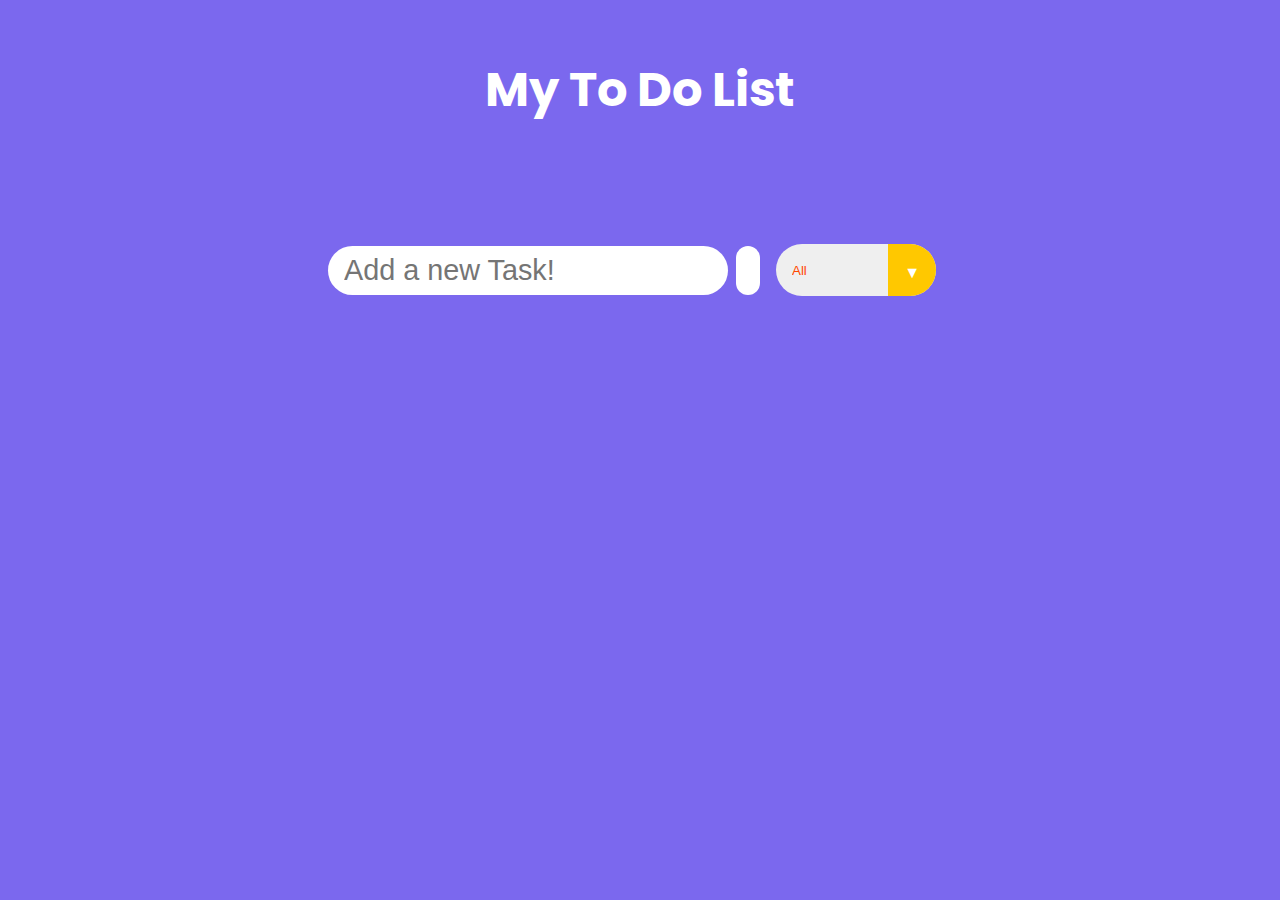
<file: OCTANET_TASK2/OCTANET_TASK2/index.html>
<!DOCTYPE html>
<html lang="en">
<head>
    <meta charset="UTF-8">
    <meta http-equiv="X-UA-Compatible" content="IE=edge">
    <meta name="viewport" content="width=device-width, initial-scale=1.0">
    <link rel="preconnect" href="https://fonts.googleapis.com">
    <link rel="preconnect" href="https://fonts.gstatic.com" crossorigin>
    <link href="https://fonts.googleapis.com/css2?family=Poppins&display=swap" rel="stylesheet">
    <link rel="stylesheet" href="https://cdnjs.cloudflare.com/ajax/libs/font-awesome/5.15.3/css/all.min.css" integrity="sha512-iBBXm8fW90+nuLcSKlbmrPcLa0OT92xO1BIsZ+ywDWZCvqsWgccV3gFoRBv0z+8dLJgyAHIhR35VZc2oM/gI1w==" crossorigin="anonymous" referrerpolicy="no-referrer" />
    <link rel="stylesheet" href="./styles.css">
    <title>To Do List</title>
</head>
<body>

    <header>
        <h1>My To Do List</h1>
    </header>
    <form action="">
        <input type="text" class="todo-input" placeholder="Add a new Task!">
        <button class="todo-button" type="submit">
            <i class="fas fa-plus-circle fa-lg"></i>
        </button>
        <div class="select">
            <select name="todos" class="filter-todo">
                <option value="all">All</option>
                <option value="completed">Completed</option>
                <option value="incomplete">Incomplete</option>
            </select>
        </div>
    </form>

    <div class="todo-container">
        <ul class="todo-list"></ul>
    </div>

    <script src="./script.js"></script>
    
</body>
</html>
</file>
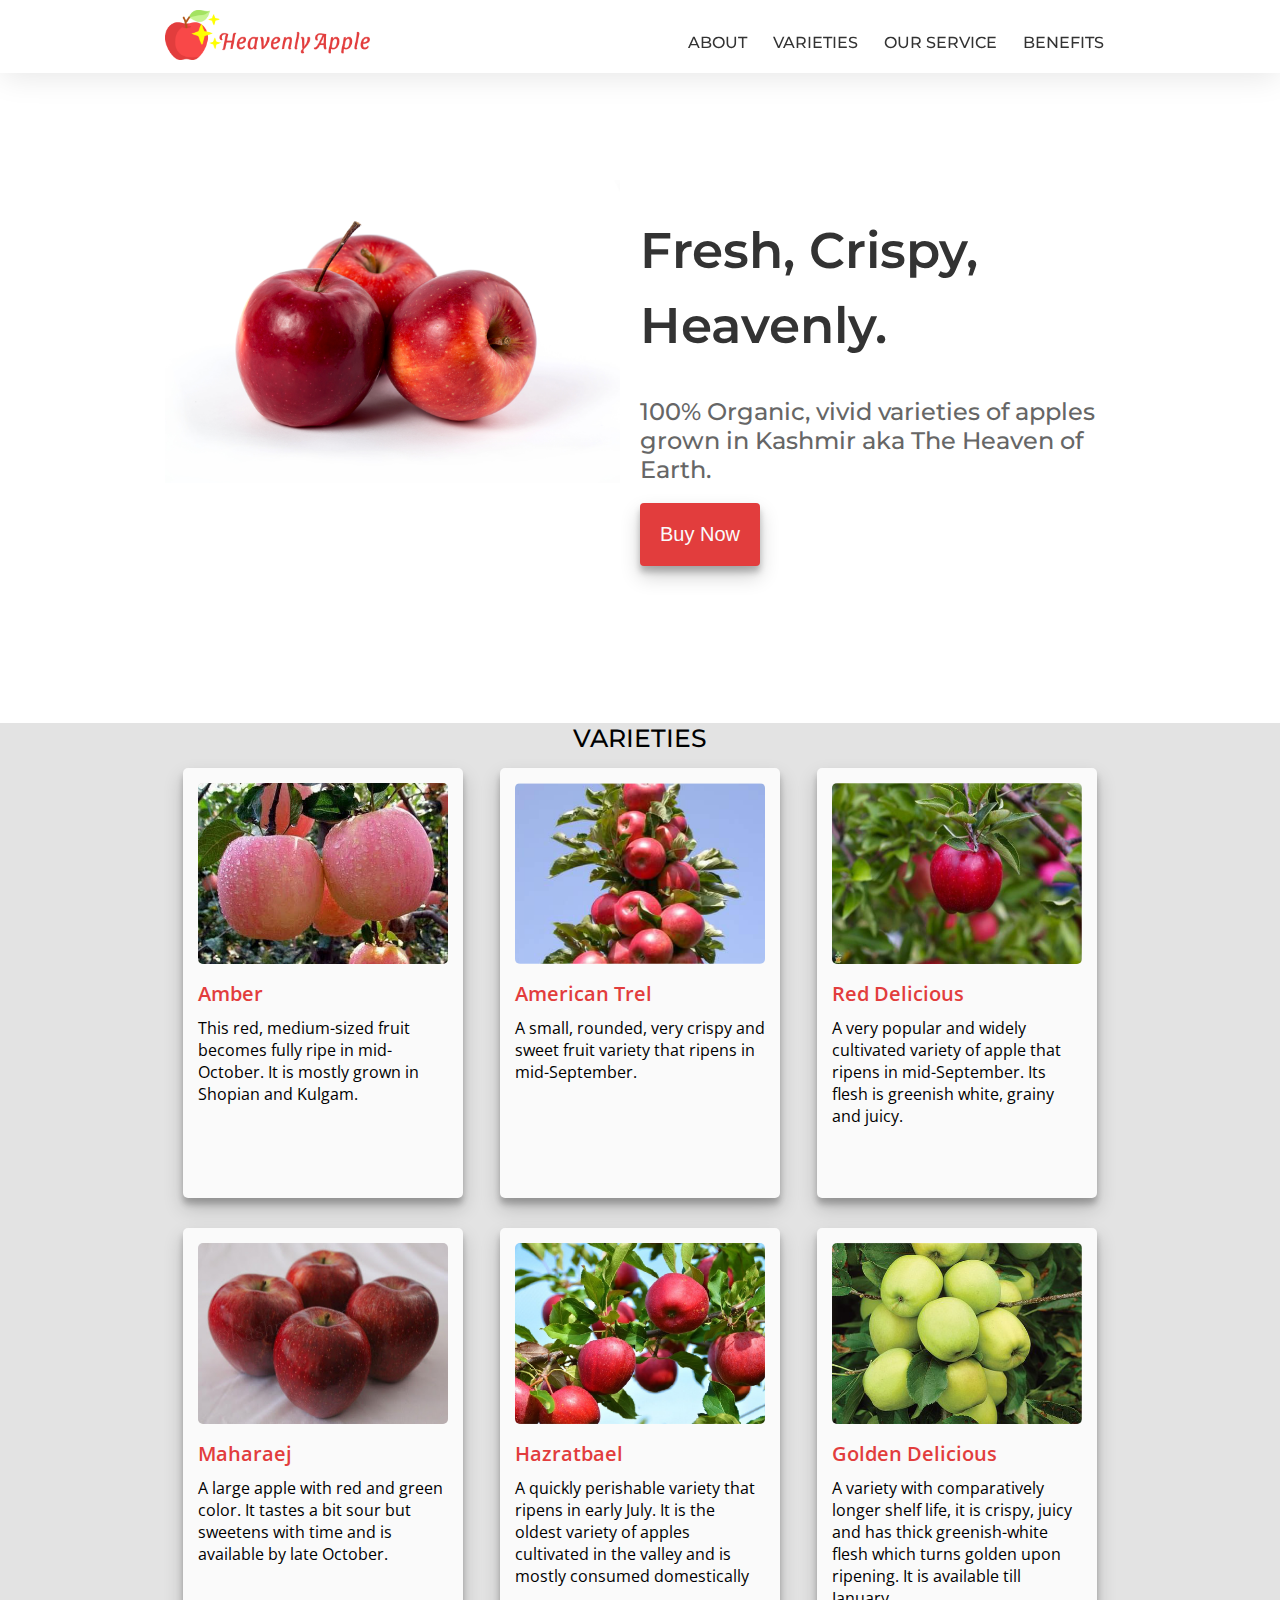
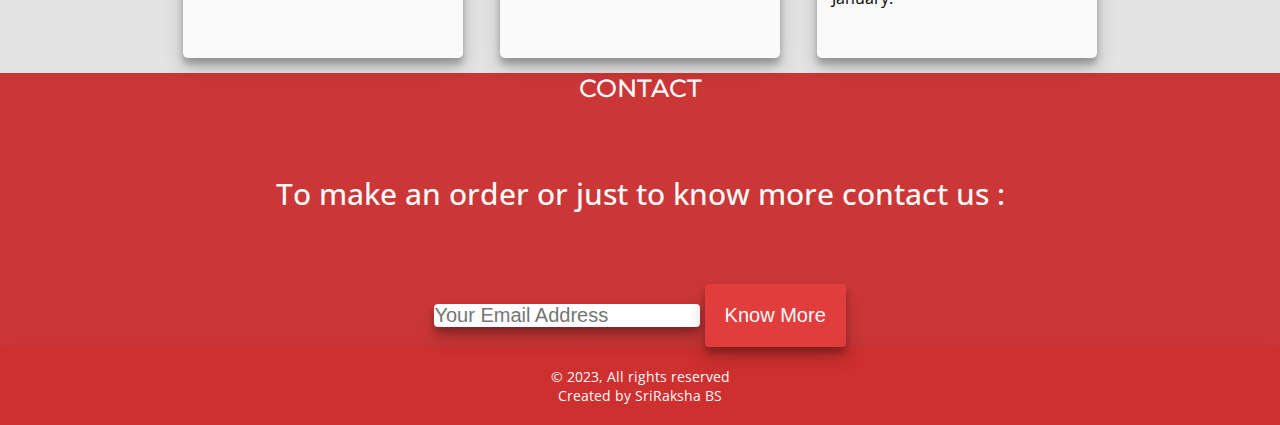
<file: octanet_task1/octanet.html>
<!DOCTYPE html>
<html lang="en">
  <head>
    <title>Fruit Shop Landing Page</title>
    <meta charset="UTF-8" />
    <meta name="viewport" content="width=device-width" />
    <link rel="stylesheet" href="octanet.css" />
  </head>
  <body>
    <header id="header">
      <div class="header-content-div">
        <a href="#home-sec">
          <img
            src="logo1.png"
            alt="Company Logo"
            id="header-img"
        /></a>
        <nav id="nav-bar">
          <a href="#about" class="nav-link">ABOUT</a>
          <a href="#varieties" class="nav-link">VARIETIES</a>
          <a href="#our-service" class="nav-link">OUR SERVICE</a>
          <a href="#benefits" class="nav-link">BENEFITS</a>
        </nav>
      </div>
    </header>
    <main>
      <section id="home-sec" class="flexible home-sec">
        <div class="eye-grabber-img">
          <img src="apples-red-fresh-mellow-juicy-perfect-whole-on-white-desk.jpg" alt="Image of Apples" />
        </div>
        <div class="eye-grabber">
          <h1>Fresh, Crispy, Heavenly.</h1>
          <h2>
            100% Organic, vivid varieties of apples grown in Kashmir aka The
            Heaven of Earth.
          </h2>
          <button class="btn" onclick="window.location.href = '#contact';">
            Buy Now
          </button>
        </div>
      </section>
      <section id="varieties" class="sec-padding">
        <h3 class="section-heading">VARIETIES</h3>
        <div class="sec-content-div flexible">
          <div class="tile">
            <img src="amber.jpg" alt="photo of amber apples" />
            <h4>Amber</h4>
            <p>
              This red, medium-sized fruit becomes fully ripe in mid-October. It
              is mostly grown in Shopian and Kulgam.
            </p>
          </div>
          <div class="tile">
            <img
              src="american-trel.png"
              alt="photo of american trel apples"
            />
            <h4>American Trel</h4>
            <p>
              A small, rounded, very crispy and sweet fruit variety that ripens
              in mid-September.
            </p>
          </div>
          <div class="tile">
            <img src="red-delicious.png" alt="photo of red delicious apple" />
            <h4>Red Delicious</h4>
            <p>
              A very popular and widely cultivated variety of apple that ripens
              in mid-September. Its flesh is greenish white, grainy and juicy.
            </p>
          </div>
          <div class="tile">
            <img src="maharaja.png" alt="photo of Maharaej apples" />
            <h4>Maharaej</h4>
            <p>
              A large apple with red and green color. It tastes a bit sour but
              sweetens with time and is available by late October.
            </p>
          </div>
          <div class="tile">
            <img src="hazal.png" alt="photo of Hazratbael apples" />
            <h4>Hazratbael</h4>
            <p>
              A quickly perishable variety that ripens in early July. It is the
              oldest variety of apples cultivated in the valley and is mostly
              consumed domestically
            </p>
          </div>
          <div class="tile">
            <img src="golden.png" alt="photo of Golden Delicious apples" />
            <h4>Golden Delicious</h4>
            <p>
              A variety with comparatively longer shelf life, it is crispy,
              juicy and has thick greenish-white flesh which turns golden upon
              ripening. It is available till January.
            </p>
          </div>
        </div>
      </section>
      <section class="sec-padding" id="contact">
        <h3 class="section-heading">CONTACT</h3>
        <div class="sec-content-div flexible">
          <h6>To make an order or just to know more contact us :</h6>
          <form
            id="form"
            action="#"
            method="POST"
          >
            <input
              type="email"
              name="email"
              id="email"
              placeholder="Your Email Address"
              required
            />
            <input type="submit" class="btn" id="submit" value="Know More" />
          </form>
        </div>
      </section>
    </main>
    <footer>
      &copy; 2023, All rights reserved <br>Created by SriRaksha BS
    </footer>
  </body>
</html>
</file>
<file: OCTANET_TASK2/OCTANET_TASK2/styles.css>
* {
    margin: 0;
    padding: 0;
    box-sizing: border-box;
}

body {
    background-color: mediumslateblue;
    color: white;
    font-family: "Poppins", sans-serif;
    min-height: 100vh;
}

header {
    font-size: 1.5rem;
}

header, 
form {
    min-height: 20vh;
    display: flex;
    justify-content: center;
    align-items: center;
}

form input, 
form button {
    padding: 0.5rem;
    padding-left: 1rem;
    font-size: 1.8rem;
    border: none;
    background: white;
    border-radius: 2rem;
}

form button {
    color: rgb(255, 200, 0);
    background: white;
    cursor: pointer;
    transition: all 0.3 ease;
    margin-left: 0.5rem;
}

form button:hover {
    color: white;
    background: rgb(255, 200, 0);
}

.fa-plus-circle {
    margin-top: 0.3rem;
    margin-left: -8px;
}

.todo-container {
    display: flex;
    justify-content: center;
    align-items: center;
}

.todo-list {
    min-width: 30%;
    list-style: none;
}

.todo {
    margin: 0.5rem;
    padding-left: 0.5rem;
    background: white;
    color: black;
    font-size: 1.5rem;
    display: flex;
    justify-content: space-between;
    align-items: center;
    transition: 0.5s;
    border-radius: 2rem;
}

.todo li {
    flex: 1;
}

.trash-btn, 
.complete-btn {
    color: white;
    border: none;
    padding: 1rem;
    cursor: pointer;
    font-size: 1.5rem;
}

.complete-btn {
    background: rgb(255, 200, 0);
}

.trash-btn {
    border-top-right-radius: 1.75rem;
    border-bottom-right-radius: 1.75rem;
    background: rgb(171, 171, 171);
}

.todo-item {
    padding: 0rem 0.5rem;
}

.fa-trash, 
.fa-check-circle {
    pointer-events: none;
}

.completed {
    text-decoration: line-through;
    opacity: 0.5;
}

.slide {
    transform: translateX(10rem);
    opacity: 0;
}

select {
    -webkit-appearance: none;
    -moz-appearance: none;
    appearance: none;
    outline: none;
    border: none;
}

.select {
    margin: 1rem;
    position: relative;
    overflow: hidden;
    border-radius: 50px;
}

select {
    color:rgb(255, 72, 0);
    width: 10rem;
    height: 3.2rem;
    cursor: pointer;
    padding: 1rem;
}

.select::after {
    content: "\25BC";
    position: absolute;
    background:rgb(255, 200, 0);
    top: 0;
    right: 0;
    padding: 1rem;
    pointer-events: none;
    transition: all 0.3s ease;
}

.select::hover::after {
    background: white;
    color: rgb(255, 200, 0);
}
</file>
<file: octanet_task1/octanet.css>
@import url("https://fonts.googleapis.com/css2?family=Montserrat:ital,wght@0,400;0,500;0,600;0,800;1,600&display=swap");
@import url("https://fonts.googleapis.com/css2?family=Open+Sans:wght@400;600;700&display=swap");
:root {
  font-size: 10px;
  font-family: "Open Sans", sans-serif;
  margin: 0;
  padding: 0;
  box-sizing: border-box;
  scroll-behavior: smooth;
}
body {
  margin: 0;
  padding: 0;
}
#header {
  height: max-content;
  font-family: "Montserrat", sans-serif;
  width: 100%;
  background-color: white;
  padding: 1rem 0;
  position: sticky;
  z-index: 99;
  top: 0;
  left: 0;
  box-shadow: 0 6px 31px -2px rgba(0, 0, 0, 0.1);
}
@media (max-width: 800px) {
  #header {
    text-align: center;
    height: auto;
  }
}
.header-content-div {
  max-width: 95rem;
  width: auto;
  margin: 0 auto;
}
@media (max-width: 991px) {
  .header-content-div {
    max-width: 75rem;
  }
}
#header-img {
  height: 5rem;
  width: auto;
}
@media (max-width: 800px) {
  #header-img {
    height: 4rem;
  }
}
nav {
  position: relative;
  top: 0.8rem;
  float: right;
  font-size: 1.6rem;
  font-weight: 500;
  padding: 1.5rem 0;
}
@media (max-width: 800px) {
  nav {
    position: static;
    float: none;
    font-size: 1.4rem;
    padding: 0.5rem 1rem;
  }
}
.nav-link {
  text-decoration: none;
  color: #333;
  margin: 0 0.5rem;
  padding: 0 0.6rem;
  transition: border-bottom 0.2s;
}
@media (max-width: 475px) {
  .nav-link {
    margin: 0 0.2rem;
    padding: 0 0.2rem;
    font-size: 1.2rem;
  }
}
.nav-link:hover {
  color: #e23d3d;
  border-bottom: 2px solid #e23d3d;
}
.nav-link:active {
  color: #f84848;
}
.flexible {
  display: flex;
  flex-flow: row wrap;
  justify-content: center;
  align-content: center;
  text-align: center;
}
.home-sec {
  font-family: "Montserrat", sans-serif;
  background-color: #ffffff;
  text-align: start;
  min-height: 60rem;
  height: auto;
  margin: 0 auto 5rem auto;
  justify-content: start;
  max-width: 95rem;
  color: #333;
}
@media (max-width: 800px) {
  .home-sec {
    flex-flow: column wrap;
    max-width: 100%;
  }
}
.eye-grabber {
  flex: 1;
  padding: 0 2rem;
}
@media (max-width: 800px) {
  .eye-grabber {
    max-width: max-content;
    padding-bottom: 8rem;
  }
}
.eye-grabber h1 {
  font-size: 5rem;
  line-height: 1.5;
  font-weight: 600;
}
.eye-grabber h2 {
  font-size: 2.4rem;
  font-weight: 500;
  color: #666;
}
.eye-grabber-img {
  flex: 1;
}
@media (max-width: 800px) {
  .eye-grabber-img {
    width: 100%;
  }
}
.eye-grabber-img img {
  max-width: 100%;
}
.btn {
  border: none;
  font-size: 2rem;
  border-radius: 0.4rem;
  padding: 2rem;
  background-color: #e23d3d;
  color: #fafafa;
  outline: 0;
  box-shadow: 0 10px 20px rgba(0, 0, 0, 0.19), 0 6px 6px rgba(0, 0, 0, 0.23);
  transition: all 0.2s;
}

.btn:hover {
  background-color: #f84848;
  cursor: pointer;
}
.btn:active {
  transform: scale(0.9);
}
.section-heading {
  font-size: 2.5rem;
  font-family: "Montserrat", sans-serif;
  font-weight: 500;
  line-height: 1.2;
  margin: 0;
 /* padding: 5rem 0 5rem 0;*/
  text-align: center;
}
.sec-content-div {
  font-size: 2rem;
  text-align: start;
  /*padding: 0 2rem 5rem 2rem;*/
  width: auto;
  justify-content: space-around;
  max-width: 95rem;
  margin: 0 auto;
}
#varieties {
  background-color: #e3e3e3;
}
.tile {
  background-color: #fafafa;
  height: 40rem;
  width: 25rem;
  box-shadow: 0 10px 20px rgba(0, 0, 0, 0.19), 0 6px 6px rgba(0, 0, 0, 0.23);
  border-radius: 0.5rem;
  transition: all 0.2s;
  padding: 1.5rem;
  margin: 1.5rem;
}
@media (max-width: 680px) {
  .tile {
    width: auto;
    max-width: 100%;
    min-width: 20rem;
    margin: 1.5rem auto;
    height: auto;
  }
}
.tile img {
  width: 100%;
  max-width: 48rem;
  border-radius: 0.5rem;
}
.tile h4 {
  font-size: 2rem;
  font-weight: 600;
  padding: 1rem 0;
  color: #e23d3d;
  margin: 0;
}
.tile p {
  font-size: 1.6rem;
  padding: 0;
  margin: 0;
}
.tile:hover {
  transform: scale(1.05);
  box-shadow: 0 20px 40px rgba(0, 0, 0, 0.19), 0 16px 16px rgba(0, 0, 0, 0.23);
}


#contact {
  background-color: #cb3737;
  color: #fafafa;
}
#contact h6 {
  font-size: 3rem;
  font-weight: 500;
}
input[type="email"] {
  border: none;
  outline: 0;
  font-size: 2rem;
  border-radius: 0.4rem;
  box-shadow: 0 10px 20px rgba(0, 0, 0, 0.19), 0 6px 6px rgba(0, 0, 0, 0.23);
  padding: 0.02rem;
}
@media (max-width: 520px) {
  #contact h6 {
    font-size: 2rem;
  }
  #contact input[type="submit"],
  #contact input[type="email"] {
    margin: 1rem 1rem 0 1rem;
  }
}
footer {
  font-size: 1.4rem;
  background-color: #ce2f2f;
  text-align: center;
  padding: 2rem;
  box-shadow: 0 10px 20px rgba(0, 0, 0, 0.19), 0 6px 6px rgba(0, 0, 0, 0.23);
  color: #fafafa;
}
footer a {
  color: #e3e3e3;
  text-decoration: none;
}
</file>
